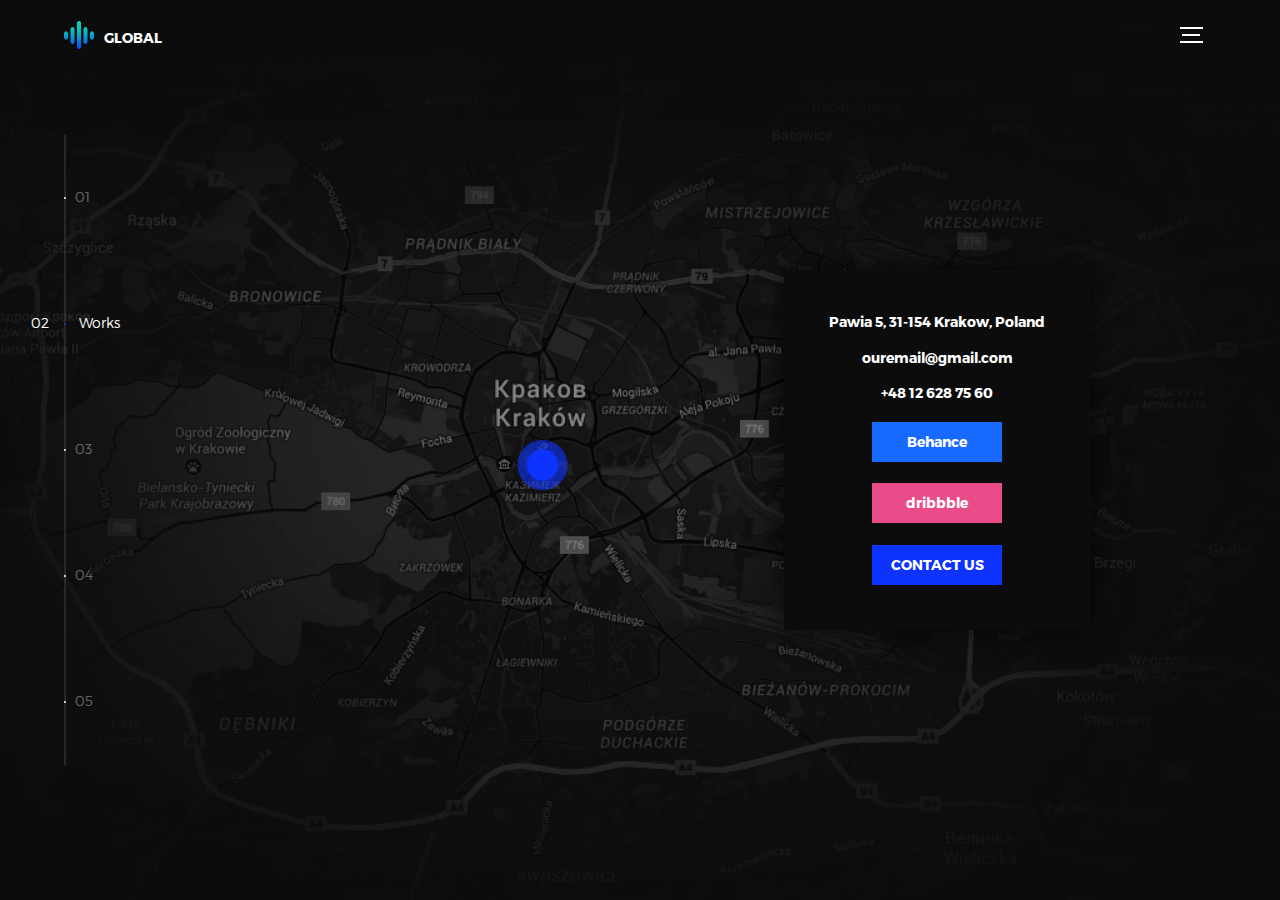
<file: updated/index.html>
<!DOCTYPE html>
<html lang="en" dir="ltr">
  <head>
    <meta charset="utf-8">
    <title>Glboal</title>
    <link rel="stylesheet" href="css/fonts.css">
    <link rel="stylesheet" href="css/reset.css">
    <!-- <link rel="stylesheet" href="css/main.css"> -->
    <link rel="stylesheet" href="css/style.css">
  </head>
  <body>
    <div class="wrapper">
      <div class="size-err">
        <a href="#" class="logo">
          <img src="img/logo.png" alt="">
          <h3>global</h3>
        </a>
        <p>Global has so much to offer that we must request you orient your device to portrait or find a larger screen. You won't be disappointed.</p>
      </div>
      <input id="outer-c" type="checkbox" name="" value="">
      <div class="container">
        <header class="header">
          <a href="#" class="logo">
            <img src="img/logo.png" alt="">
            <h3>global</h3>
          </a>
          <button type="button" name="button" class="btn btn-primary">hire us</button>
          <div class="secondary-nav">
            <label for="outer-c"></label>
            <span></span>
          </div>
        </header>
        <nav class="primary-nav">
          <ul>
            <li class=""><p>Home</p></li>
            <li class="active"><p>Works</p></li>
            <li><p>About</p></li>
            <li><p>Contact</p></li>
            <li><p>Hire us</p></li>
          </ul>
        </nav>
        <ul class="main-container">
          <li class="main-content">
              <section class="main-upper">
                <div class="main-text">
                  <h1>Your next<br>interactive<br>experience</h1>
                  <button type="button" name="button" class="btn btn-primary">hire us</button>
                </div>
                <img src="img/introduction-visual.png" alt="">
              </section>
              <section class="main-down">
                <a href="#">
                  <h3>metiew & smith</h3>
                  <p>Lorem ipsum dolor sit amet, consectetur adipisicing elit sed do.</p>
                </a>
                <a href="#">
                  <h3>fantasy interactive</h3>
                  <p>Lorem ipsum dolor sit amet, consectetur adipisicing elit sed do.</p>
                </a>
                <a href="#">
                  <h3>paul & shark</h3>
                  <p>Lorem ipsum dolor sit amet, consectetur adipisicing elit sed do.</p>
                </a>
              </section>
          </li>
          <li class="main-content">
            <section class="main-work">
              <article class="main-work-1">
                <a href="#"><div class=""></div></a>
                  <a href="#"><h3>victory</h3></a>
                  <p>Lorem ipsum dolor sit amet, consectetur adipisicing elit sed do.</p>
              </article>
              <article class="main-work-2 wactive">
                <h2>Selected Work</h2>
                <a href="#"><div class=""></div></a>
                  <a href="#"><h3>metiew & smith</h3></a>
                  <a href="#"><p>Lorem ipsum dolor sit amet, consectetur adipisicing elit sed do.</p></a>
              </article>
              <article class="main-work-3">
                <a href="#"><div class=""></div></a>
                  <a href="#"><h3>alex nowak</h3></a>
                  <p>Lorem ipsum dolor sit amet, consectetur adipisicing elit sed do.</p>
              </article>
            </section>
          </li>
          <li class="main-content">
            <section class="main-about">
              <div class="about-upper">
                <div class="about-text">
                  <h1>We<br>believe in<br>passionate<br>people</h1>
                  <a href="#" class="career-btn">career</a>
                </div>
                <img src="img/about-visual.png" alt="">
              </div>
              <div class="about-menu">
                <a href="#" class="about-it about-it-1">
                  <h3>winners</h3>
                </a>
                <a href="#" class="about-it about-it-2">
                  <h3>philosophy</h3>
                </a>
                <a href="#" class="about-it about-it-3">
                  <h3>history</h3>
                </a>
              </div>
            </section>
          </li>
          <li class="main-content">
            <section class="main-contact">
              <div class="inner-contact">
                <p>Pawia 5, 31-154 Krakow, Poland</p>
                <a href="mailto:ouremail@gmail.com?subject=feedback">ouremail@gmail.com</a>
                <a href="tel:+148126287560">+48 12 628 75 60</a>
                <a href="#" class="btn btn-behance">Behance</a>
                <a href="#" class="btn btn-dribble">dribbble</a>
                <a href="#" class="btn btn-primary">contact us</a>
              </div>
            </section>
          </li>
          <li class="main-content">
            <section class="main-hireus">
              <h2>You want us to do</h2>
              <div class="hire-task hire-task-1">
                <input id="btn-app" type="checkbox" name="" value="">
                <input id="btn-graphic" type="checkbox" name="" value="">
                <input id="btn-motion" type="checkbox" name="" value="">
                <a href="#" class="btn btn-app-design">
                  <label for="btn-app"></label>
                  <svg version="1.1" id="Layer_1" xmlns="http://www.w3.org/2000/svg" xmlns:xlink="http://www.w3.org/1999/xlink" x="0px" y="0px" viewBox="0 0 150 111" style="enable-background:new 0 0 150 111;" xml:space="preserve">
                    <g transform="translate(0.000000,111.000000) scale(0.100000,-0.100000)">
                      <path d="M950,705L555,310L360,505C253,612,160,700,155,700c-6,0-44-34-85-75l-75-75l278-278L550-5l475,475c261,261,475,480,475,485c0,13-132,145-145,145C1349,1100,1167,922,950,705z"></path>
                    </g>
                  </svg><!--
                  --><span>App Design</span>
                </a>
                <a href="#" class="btn btn-graphic-design"><label for="btn-graphic"></label>
                  <svg version="1.1" id="Layer_1" xmlns="http://www.w3.org/2000/svg" xmlns:xlink="http://www.w3.org/1999/xlink" x="0px" y="0px" viewBox="0 0 150 111" style="enable-background:new 0 0 150 111;" xml:space="preserve">
                    <g transform="translate(0.000000,111.000000) scale(0.100000,-0.100000)">
                      <path d="M950,705L555,310L360,505C253,612,160,700,155,700c-6,0-44-34-85-75l-75-75l278-278L550-5l475,475c261,261,475,480,475,485c0,13-132,145-145,145C1349,1100,1167,922,950,705z"></path>
                    </g>
                  </svg><!--
                  --><span>Graphic Design</span>
                </a>
                <a href="#" class="btn btn-motion-design"><label for="btn-motion"></label>
                  <svg version="1.1" id="Layer_1" xmlns="http://www.w3.org/2000/svg" xmlns:xlink="http://www.w3.org/1999/xlink" x="0px" y="0px" viewBox="0 0 150 111" style="enable-background:new 0 0 150 111;" xml:space="preserve">
                    <g transform="translate(0.000000,111.000000) scale(0.100000,-0.100000)">
                      <path d="M950,705L555,310L360,505C253,612,160,700,155,700c-6,0-44-34-85-75l-75-75l278-278L550-5l475,475c261,261,475,480,475,485c0,13-132,145-145,145C1349,1100,1167,922,950,705z"></path>
                    </g>
                  </svg><!--
                  --><span>Motion Design</span>
                  </a>
              </div>
              <div class="hire-task hire-task-2">
                <input id="btn-ux" type="checkbox" name="" value="">
                <input id="btn-web" type="checkbox" name="" value="">
                <a href="#" class="btn btn-ux-design"><label for="btn-ux"></label>
                  <svg version="1.1" id="Layer_1" xmlns="http://www.w3.org/2000/svg" xmlns:xlink="http://www.w3.org/1999/xlink" x="0px" y="0px" viewBox="0 0 150 111" style="enable-background:new 0 0 150 111;" xml:space="preserve">
                    <g transform="translate(0.000000,111.000000) scale(0.100000,-0.100000)">
                      <path d="M950,705L555,310L360,505C253,612,160,700,155,700c-6,0-44-34-85-75l-75-75l278-278L550-5l475,475c261,261,475,480,475,485c0,13-132,145-145,145C1349,1100,1167,922,950,705z"></path>
                    </g>
                  </svg>
                  <span>UX Design</span>
                  </a>
                <a href="#" class="btn btn-webdesign"><label for="btn-web"></label>
                  <svg version="1.1" id="Layer_1" xmlns="http://www.w3.org/2000/svg" xmlns:xlink="http://www.w3.org/1999/xlink" x="0px" y="0px" viewBox="0 0 150 111" style="enable-background:new 0 0 150 111;" xml:space="preserve">
                    <g transform="translate(0.000000,111.000000) scale(0.100000,-0.100000)">
                      <path d="M950,705L555,310L360,505C253,612,160,700,155,700c-6,0-44-34-85-75l-75-75l278-278L550-5l475,475c261,261,475,480,475,485c0,13-132,145-145,145C1349,1100,1167,922,950,705z"></path>
                    </g>
                  </svg><!--
                  --><span>Webdesign</span>
                </a>
              </div>
              <input id="btn-marketing" type="checkbox" name="" value="">
              <a href="#" class="btn btn-marketing">
                <label for="btn-marketing"></label>
                <svg version="1.1" id="Layer_1" xmlns="http://www.w3.org/2000/svg" xmlns:xlink="http://www.w3.org/1999/xlink" x="0px" y="0px" viewBox="0 0 150 111" style="enable-background:new 0 0 150 111;" xml:space="preserve">
                <g transform="translate(0.000000,111.000000) scale(0.100000,-0.100000)">
                  <path d="M950,705L555,310L360,505C253,612,160,700,155,700c-6,0-44-34-85-75l-75-75l278-278L550-5l475,475c261,261,475,480,475,485c0,13-132,145-145,145C1349,1100,1167,922,950,705z"></path>
                </g>
              </svg><!--
              --><span>Marketing</span>
              </a>
              <div class="hire-info">
                <div class="hire-it hire-it-1">
                  <input type="text" name="name" value="" placeholder="">
                  <p>Name</p>
                </div>
                <div class="hire-it hire-it-2">
                  <input type="text" name="emailo" value="" placeholder="">
                  <p>Email</p>
                </div>
              </div>
              <a href="#" class="btn btn-primary">send request</a>
            </section>
          </li>
        </ul>
      </div>
      <ul class="outer-nav is-vis">
        <li class="is-vis">Home</li>
        <li class="is-vis">Works</li>
        <li class="is-vis">About</li>
        <li class="is-vis">Contact</li>
        <li class="is-vis is-active">Hire us</li>
      </ul>
    </div>
  </body>
</html>
</file>
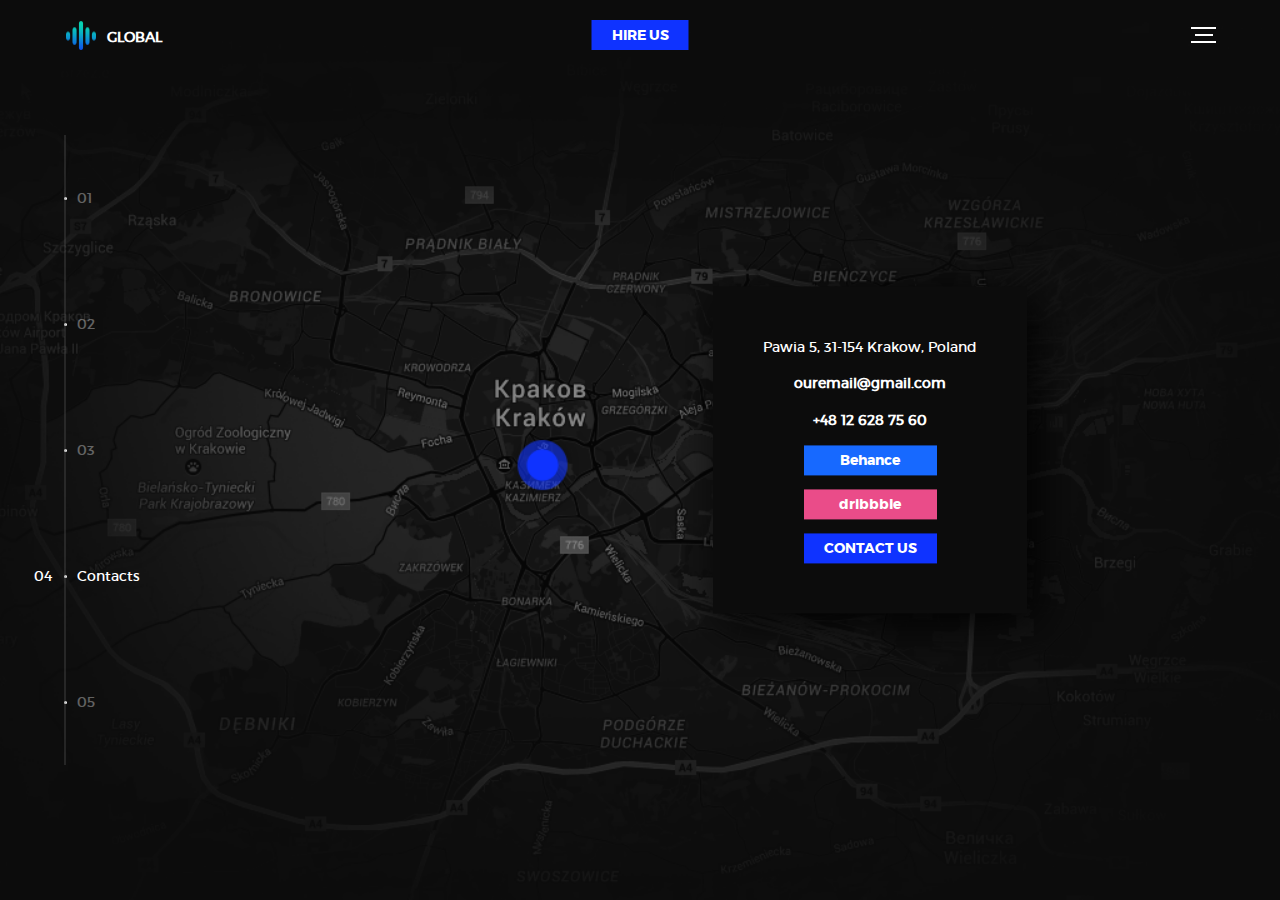
<file: contacts.html>
<!DOCTYPE html>
<html lang="en" dir="ltr">
  <head>
    <meta charset="utf-8">
    <title>Global</title>
    <link rel="stylesheet" href="reset.css">
    <link rel="stylesheet" href="fonts.css">
    <link rel="stylesheet" href="contacts.css">
  </head>
  <body>
    <div class="wrapper">
      <header class="header">
        <div class="logo">
          <img src="img/logo.png" alt=""><!--
          --><h3>global</h3>
        </div>
        <a href="#" class="btn btn-primary">hire us</a>
        <nav class="secondary-nav">
          <input id="secondary-nav-inp" type="checkbox" name="" value="" hidden>
          <div class="secondary-nav-logo">
            <label for="secondary-nav-inp"></label>
            <p></p>
          </div>
          <ul>
            <li>Home</li>
            <li>Works</li>
            <li>About Us</li>
            <li>Contacts</li>
            <li>Hire Us</li>
          </ul>
        </nav>
      </header>
      <nav class="primary-nav">
        <ul>
          <li><p class="nav-it-1"></p><p class="nav-it-2"></p><p class="nav-it-3">01</p></li>
          <li><p class="nav-it-1"></p><p class="nav-it-2"></p><p class="nav-it-3">02</p></li>
          <li><p class="nav-it-1"></p><p class="nav-it-2"></p><p class="nav-it-3">03</p></li>
          <li class="active"><p class="nav-it-1"></p><p class="nav-it-2"></p><p class="nav-it-3">Contacts</p></li>
          <li><p class="nav-it-1"></p><p class="nav-it-2"></p><p class="nav-it-3">05</p></li>
        </ul>
      </nav>
      <section class="main-container">
        <form class="contacts-get" action="index.html" method="post">
          <p>Pawia 5, 31-154 Krakow, Poland</p>
          <a href="#">ouremail@gmail.com</a>
          <fieldset>
            <a href="mailto:joe@example.com?subject=feedback">+48 12 628 75 60</a>
            <a href="#" class="btn btn-1">Behance</a>
            <a href="#" class="btn btn-2">dribbble</a>
            <a href="#" class="btn btn-primary">contact us</a>
          </fieldset>
        </form>
      </section>
    </div>
  </body>
</html>
</file>
<file: updated/css/fonts.css>
@font-face{font-family:'Montserrat';src:url("fonts/Montserrat-Black.eot");src:local("☺"),url("fonts/Montserrat-Black.woff") format("woff"),url("fonts/Montserrat-Black.ttf") format("truetype"),url("fonts/Montserrat-Black.svg") format("svg");font-weight:900;font-style:normal}@font-face{font-family:'Montserrat';src:url("fonts/Montserrat-Bold.eot");src:local("☺"),url("fonts/Montserrat-Bold.woff") format("woff"),url("fonts/Montserrat-Bold.ttf") format("truetype"),url("fonts/Montserrat-Bold.svg") format("svg");font-weight:700;font-style:normal}@font-face{font-family:'Montserrat';src:url("fonts/Montserrat-Regular.eot");src:local("☺"),url("fonts/Montserrat-Regular.woff") format("woff"),url("fonts/Montserrat-Regular.ttf") format("truetype"),url("fonts/Montserrat-Regular.svg") format("svg");font-weight:400;font-style:normal}@font-face{font-family:'Montserrat';src:url("fonts/Montserrat-Light.eot");src:local("☺"),url("fonts/Montserrat-Light.woff") format("woff"),url("fonts/Montserrat-Light.ttf") format("truetype"),url("fonts/Montserrat-Light.svg") format("svg");font-weight:300;font-style:normal}
</file>
<file: updated/css/style.css>
body {
  background-color: #0c0c0c;
}

h1, h2, h3, h4, h5, h6, p, span, a, li {
  text-decoration: none;
  color: #fff;
  font-family: "Montserrat", arial, sans-serif;
}

.btn {
  font-family: "Montserrat", arial, sans-serif;
  text-transform: uppercase;
  font-size: 14px;
  font-weight: 700;
  border: 0;
  color: #fff;
}

.btn-primary {
  background-color: #0f33ff;
}

.wrapper {
  position: relative;
  height: 100vh;
  width: 100%;
  perspective: 1500px;
  overflow: hidden;
}

.size-err {
  display: none;
  flex-direction: column;
  justify-content: center;
  align-items: center;
  width: 100%;
  height: 100%;
  margin: 0 auto;
  background-color: #0c0c0c;
  position: fixed;
  z-index: 12;
}

.size-err p {
  margin-top: 30px;
  line-height: 1.6;
  text-align: center;
  font-size: 14px;
  font-weight: 700;
  max-width: 70%;
}

@media (max-width: 767px) {
  .size-err {
    display: flex;
  }
}

.container {
  width: 1440px;
  max-width: 90%;
  height: 100%;
  margin: 0 auto;
  position: relative;
  transition: transform .4s;
}

.header {
  display: flex;
  align-items: center;
  justify-content: space-between;
  position: absolute;
  top: 0;
  left: 0;
  height: 70px;
  width: 100%;
  z-index: 1;
}

.logo {
  display: flex;
  align-items: center;
  text-decoration: none;
}

.logo h3 {
  font: small-caps 700 20px "Montserrat", arial, sans-serif;
  margin-left: 10px;
}

.header .btn-primary {
  padding: 0 20px;
  line-height: 30px;
  position: absolute;
  left: 50%;
  top: 50%;
  transform: translate(-50%, -50%);
  visibility: hidden;
}

.secondary-nav {
  width: 50px;
  height: 50px;
  display: flex;
  flex-direction: column;
  align-items: center;
  justify-content: center;
  cursor: pointer;
  position: relative;
}

.secondary-nav:hover {
  transition: background-color .2s;
  background-color: #323232;
}

.secondary-nav span, .secondary-nav::before, .secondary-nav::after {
  content: "";
  width: 23px;
  height: 2px;
  background-color: #fff;
}

.secondary-nav::before {
  position: relative;
  bottom: 5px;
}

.secondary-nav span {
  width: 18px;
}

.secondary-nav::after {
  position: relative;
  top: 5px;
}

/* ---------------------------PRIMARY NAVIGATION---------------------------------- */

.primary-nav {
  position: absolute;
  width: 100px;
  left: 0;
  top: 0;
  bottom: 0;
  z-index: 1;
}

.primary-nav::before {
  content: "";
  position: absolute;
  height: 70%;
  top: 50%;
  transform: translateY(-50%);
  background-color: #555;
  width: 2px;
  max-height: 750px;
  opacity: .35;
}

.primary-nav ul {
  list-style-position: inside;
  display: flex;
  font-size: 6px;
  flex-direction: column;
  justify-content: space-around;
  align-items: flex-start;
  position: relative;
  left: 0;
  top: 50%;
  height: 70%;
  transform: translateY(-50%);
  max-height: 750px;
}

.primary-nav ul li {
  position: relative;
  list-style: disc inside;
  width: 100%;
}

.primary-nav ul li:first-child::before {
  content: "01";
}

.primary-nav ul li:nth-child(2)::before {
  content: "02";
}

.primary-nav ul li:nth-child(3)::before {
  content: "03";
}

.primary-nav ul li:nth-child(4)::before {
  content: "04";
}

.primary-nav ul li:last-child::before {
  content: "05";
}

.primary-nav ul li p {
  font-size: 14px;
  position: absolute;
  top: -5px;
  left: 15px;
  visibility: hidden;
  font-weight: 100;
}

.primary-nav ul li.active {
  color: #0f33ff;
}

.primary-nav ul li.active p {
  visibility: visible;
}

.primary-nav ul li::before {
  color: #fff;
  position: absolute;
  font-size: 14px;
  left: 11px;
  top: -5px;
  font-weight: 100;
  opacity: .35;
}

.primary-nav ul li.active::before {
  left: -33px;
  opacity: 1;
}

@media (max-width: 1180px) {
  .primary-nav {
    display: none;
  }
}

/* ----------------------------Main Container------------------------ */

.main-container {
  width: 100%;
  height: 100%;
  position: relative;
  top: 0;
  left: 0;
}

.main-content {
  width: 900px;
  max-width: 75%;
  margin: 0 auto;
  display: flex;
  flex-direction: column;
  justify-content: center;
  align-items: center;
  position: relative;
  height: 100%;
}

@media (max-width: 1180px) {
  .main-content {
    max-width: 100%;
  }
}

/* --------------HOMEPAGE------------- */

.main-upper {
  display: flex;
  width: 100%;
  position: relative;
  height: 475px;
}

.main-upper::before {
  content: "";
  position: absolute;
  bottom: 20px;
  left: -15px;
  right: 0;
  height: 2px;
  background-color: #282828;
}

.main-upper::after {
  content: "";
  background-color: #0f33ff;
  position: absolute;
  bottom: 18px;
  height: 4px;
  left: 0;
  width: 30px;
  z-index: 1;
}

.main-upper img {
  position: absolute;
  bottom: 21px;
  right: -12px;
}

.main-text {
  position: relative;
  left: 0;
  width: 100%;
}

.main-text h1 {
  font-size: 68px;
  font-weight: 900;
  line-height: 1;
  margin: 0.68em 0;
  position: relative;
  z-index: 1;
}

.main-text .btn-primary {
  margin-top: 45px;
  position: relative;
  width: 110px;
  height: 30px;
  background-color: transparent;
  padding: 0;
  display: flex;
  align-items: center;
  justify-content: center;
}

.main-text .btn-primary:after {
  content: "";
  position: relative;
  width: 20px;
  height: 20px;
  background: url("../img/ic_arrow.png") right no-repeat;
  background-size: 18px;
  margin-left: 5px;
}

.main-text .btn-primary::before {
  content: "";
  position: absolute;
  top: 0;
  bottom: 0;
  right: 0;
  width: 75%;
  background-color: #0f33ff;
  z-index: -1;
  transition: width .2s;
}

.main-text .btn-primary:hover::before{
  width: 100%;
}

.main-down {
  display: flex;
  justify-content: space-between;
  width: 100%;
  position: relative;
}

.main-down a {
  width: 250px;
}

.main-down a:hover * {
  color: #fff;
}

.main-down h3 {
  text-transform: uppercase;
  color: #282828;
  line-height: 1.6;
  font-size: 16px;
  margin: 16px 0;
  font-weight: 700;
  transition: color .2s;
}

.main-down a p {
  color: #282828;
  text-transform: none;
  font-size: 14px;
  margin-top: 16px;
  line-height: 1.6;
  transition: color .2s;
}

@media (max-width: 900px) {
  .main-upper {
    height: 380px;
  }

  .main-upper h1 {
    font-size: 55px;
  }

  .main-upper img {
    width: 430px;
  }

  .main-down a {
    margin-right: 30px;
  }

  .main-down a:last-child {
    margin-right: 0;
  }
}

@media (max-width: 767px) {
  .main-upper {
    height: 305px;
  }

  .main-upper h1 {
    font-size: 44px;
  }

  .main-upper img {
    width: 330px;
  }

  .main-down {
    display: block;
  }

  .main-down a {
    display: block;
    max-width: 100%;
    margin: 0 0 30px 0;
  }

  .main-down a:last-child {
    margin-bottom: 0;
  }
}

@media (max-width: 600px) {
  .main-upper {
    height: 360px;
  }

  .main-upper h1 {
    font-size: 55px;
  }

  .main-upper img {
    display: none;
  }
}

@media (max-width: 600px) and (max-height: 750px) {
  .main-upper {
    height: auto;
  }

  .main-upper::before, .main-upper::after {
    display: none;
  }

  .main-upper h1 {
    margin-top: 0;
  }

  .main-down {
    display: none;
  }
}

.main-content:first-child {
  display: none;
}

/* -----------------WROKSPAGE------------- */
.main-content:nth-child(2) {
  display: none;
}

.main-content {
  position: relative;
}

.main-work {
  display: flex;
  justify-content: space-around;
  width: 100%;
  align-items: center;
  flex-wrap: wrap;
  position: relative;
}

.main-work h2 {
  position: absolute;
  font-size: 30px;
  top: -80px;
  font-weight: 700;
  left: 0;
  right: 0;
}

.main-work::before {
  content: "";
  background: #323232 url("../img/ic_arrow_back.png") center no-repeat;
  width: 50px;
  height: 50px;
  position: absolute;
  left: -50px;
  border-radius: 50%;
  cursor: pointer;
}

.main-work::after {
  content: "";
  background: #323232 url("../img/ic_arrow.png") center no-repeat;
  width: 50px;
  height: 50px;
  position: absolute;
  right: -50px;
  border-radius: 50%;
  cursor: pointer;
}

.main-work article {
  text-align: center;
}

.main-work div {
  border-radius: 50%;
  width: 100%;
  height: 100%;
}

.main-work .main-work-1 div {
  background: url("../img/work-victory.jpg") no-repeat;
  background-size: cover;
  background-position: top;
}

.main-work .main-work-2 div {
  background: url("../img/work-metiew-smith.jpg") center no-repeat;
  background-size: cover;
}

.main-work .main-work-3 div {
  background: url("../img/work-alex-nowak.jpg") no-repeat;
  background-size: cover;
  background-position: top;
}

.main-work .main-work-1, .main-work .main-work-3 {
  width: 150px;
  height: 150px;
}

.main-work .main-work-2 {
  width: 300px;
  height: 300px;
  position: relative;
}

.main-work .wactive h3 {
  font-size: 16px;
  line-height: 1.6;
  text-transform: uppercase;
  margin-top: 25px;
  margin-bottom: 16px;
  font-weight: 700;
  color: #fff;
}

.main-work .main-work-1 p, .main-work .main-work-3 p {
  display: none;
}

.main-work .wactive p {
  line-height: 1.6;
  font-size: 14px;
}


.main-work h3 {
  text-transform: uppercase;
  font-size: 12px;
  font-weight: 700;
  color: #858585;
  margin-top: 10px;
}


/* --------------------ABOUTPAGE--------------------- */

.main-content:nth-child(3) {
  display: none;
}

.main-about {
  display: flex;
  flex-direction: column;
  justify-content: center;
  height: 100%;
  width: 100%;
  position: relative;
}

.about-upper {
  display: flex;
  justify-content: space-between;
  width: 100%;
  position: relative;
  height: 475px;
}

.about-text {
  position: relative;
}

.about-text::after {
  content: "";
  border: 5px solid #0f33ff;
  border-bottom-color: transparent;
  border-right-color: transparent;
  transform: rotate(-15deg);
  position: absolute;
  top: 30px;
  right: 180px;
}

.about-text::before {
  content: "";
  position: absolute;
  width: 10px;
  height: 10px;
  background-color: #0f33ff;
  transform: rotate(45deg);
  right: -20px;
  top: 100px;
}

.about-text h1 {
  font-size: 68px;
  font-weight: 900;
  position: relative;
  margin-top: 35px;
  margin-bottom: 56.4333px;
  position: relative;
}

.about-text h1::before {
  content: "";
  position: absolute;
  width: 30px;
  height: 30px;
  top: 61px;
  right: 93px;
  border-radius: 50%;
  background-color: #0f33ff;
}

.about-text h1::after {
  content: "";
  position: absolute;
  bottom: 5px;
  right: 126px;
  background-color: #0f33ff;
  width: 10px;
  height: 10px;
}

.about-text .career-btn {
  display: flex;
  font-size: 14px;
  text-transform: uppercase;
  font-weight: 700;
  align-items: center;
  line-height: 1.6;
}

.about-text .career-btn::after {
  content: "";
  background: url("../img/ic_arrow.png") center no-repeat;
  height: 14px;
  width: 17px;
  background-size: cover;
  margin-left: 5px;
  transition: margin .2s;
}

.about-text .career-btn:hover::after {
  margin-left: 10px;
}

.main-about img {
  position: absolute;
  top: -66px;
  right: -12px;
}

.about-menu {
  display: flex;
}

.about-it {
  width: 150px;
  height: 75px;
  border: 10px solid #0f33ff;
  position: relative;
  margin-right: 45px;
  background-size: cover;
  background-position: center;
}

.about-it-1 {
  background-image: url("../img/about-winners.jpg");
}

.about-it-2 {
  background-image: url("../img/about-philosophy.jpg");
}

.about-it-3 {
  background-image: url("../img/about-history.jpg");
}

.about-it h3 {
  position: absolute;
  margin: 16px 0;
  bottom: -38px;
  left: 10px;
  font-size: 16px;
  line-height: 1.6;
  text-transform: uppercase;
  font-weight: 700;
  transition: bottom .2s;
}

.about-it:hover h3 {
  bottom: -50px;
}

/* ----------------Сontacts Page------------------ */

.main-content:nth-child(4) {

  position: fixed;
  width: 100%;
  height: 100%;
  left: 0;
  top: 0;
  max-width: 100%;
  background: url("../img/contact-visual.png") center no-repeat;
  background-size: cover;
}

.main-contact {
  width: 900px;
  max-width: 75%;
  margin: 0 auto;
  display: flex;
  justify-content: flex-end;
}

.inner-contact {
  display: flex;
  flex-direction: column;
  text-align: center;
  align-items: center;
  justify-content: space-between;
  position: relative;
  height: 270px;
  padding: 45px;
  background-color: #0c0c0c;
  box-shadow: 0 0 30px 0 rgba(0, 0, 0, 0.75);
}

.inner-contact p {
  font-size: 14px;
  font-weight: 700;
}

.inner-contact a {
  font-size: 14px;
  font-weight: 700;
}

.inner-contact .btn {
  width: 130px;
}

.btn-behance {
  line-height: 40px;
  background-color: #1769ff;
  text-transform: none;
}

.btn-dribble {
  line-height: 40px;
  background-color: #ea4c89;
  text-transform: none;
}

.inner-contact .btn-primary {
  line-height: 40px;
}

/* --------------------HireUs Page---------------- */

.main-hireus {
  display: flex;
  flex-direction: column;
  text-align: center;
  justify-content: center;
  align-items: center;
}

.hire-task {
  display: flex;
}

.main-hireus h2 {
  font-size: 30px;
  margin-bottom: 40px;
  font-weight: 700;
}

.main-hireus .btn {
  width: 200px;
  height: 50px;
  border: 2px solid #fff;
  line-height: 50px;
  position: relative;
  transition: background-color .4s, border-color .4s;
  margin: 20px;
  text-transform: none;
  font-size: 16px;
}

.btn span {
  transition: left .4s;
}

.main-hireus .btn label {
  position: absolute;
  left: -2px;
  right: -2px;
  top: -2px;
  bottom: -2px;
  cursor: pointer;
}

.main-hireus .btn svg {
  width: 0;
  fill: #fff;
  transition: width .2s ease-in-out;
  position: relative;
  left: -5px;
  vertical-align: middle;
}

.main-hireus input[type="checkbox"] {
  display: none;
}

.hire-info {
  display: flex;
  justify-content: center;
}

.hire-it {
  width: 315px;
  height: 40px;
  position: relative;
  margin: 20px;
  border-bottom: 1px solid #fff;
  padding: 5px 0;
}

.hire-it p {
  font-size: 30px;
  position: absolute;
  left: 0;
  top: 15px;
  font-weight: 100;
  z-index: -1;
  transition: top .2s, font-size .2s;
}

.hire-it input[type="text"] {
  border: 0;
  background-color: transparent;
  color: #fff;
  height: 40px;
  width: 100%;
  left: 0;
  top: 0;
  font-size: 40px;
}

.hire-it input[type="text"]:focus ~ p {
  top: -12px;
  font-size: 14px;
}

.main-hireus .btn-primary {
  width: 400px;
  border: 0;
  text-transform: uppercase;
}

#btn-app:checked ~ .btn-app-design svg {
  width: 15px;
  display: inline-block;
}

#btn-app:checked ~ .btn-app-design span {
  left: 0;
}

#btn-app:checked ~ .btn-app-design {
  background-color: #0f33ff;
  border-color: #0f33ff;
}

#btn-graphic:checked ~ .btn-graphic-design svg {
  width: 15px;
  display: inline-block;
}

#btn-graphic:checked ~ .btn-graphic-design span {
  left: 0;
}

#btn-graphic:checked ~ .btn-graphic-design {
  background-color: #0f33ff;
  border-color: #0f33ff;
}

#btn-motion:checked ~ .btn-motion-design svg {
  display: inline-block;
  width: 15px;
}

#btn-motion:checked ~ .btn-motion-design span {
  left: 0;
}

#btn-motion:checked ~ .btn-motion-design {
  background-color: #0f33ff;
  border-color: #0f33ff;
}

#btn-ux:checked ~ .btn-ux-design svg {
  display: inline-block;
  width: 15px;
}

#btn-ux:checked ~ .btn-ux-design span {
  left: 0;
}

#btn-ux:checked ~ .btn-ux-design {
  background-color: #0f33ff;
  border-color: #0f33ff;
}

#btn-web:checked ~ .btn-webdesign svg {
  display: inline-block;
  width: 15px;
}

#btn-web:checked ~ .btn-webdesign span {
  left: 0;
}

#btn-web:checked ~ .btn-webdesign {
  background-color: #0f33ff;
  border-color: #0f33ff;
}

#btn-marketing:checked ~ .btn-marketing svg {
  display: inline-block;
  width: 15px;
}

#btn-marketing:checked ~ .btn-marketing span {
  left: 0;
}

#btn-marketing:checked ~ .btn-marketing {
  background-color: #0f33ff;
  border-color: #0f33ff;
}

.main-container .main-content:last-child {
  display: none;
}


/* ----------------Outer Navigation---------------- */

.outer-nav {
  position: absolute;
  top: 50%;
  left: 55%;
  transform: translateY(-50%);
  line-height: 88px;
  text-align: center;
  z-index: -1;
}

li.is-vis {
  visibility: hidden;
  opacity: 0;
  transform: translatex(50%) translateZ(-1000px);
  transition: transform .4s, opacity .2s, visibility .4s;
}

.outer-nav li:nth-child(2) {
  transition-delay: .04s;
}

.outer-nav li:nth-child(3) {
  transition-delay: .08s;
}

.outer-nav li:nth-child(4) {
  transition-delay: .12s;
}

.outer-nav li:last-child {
  transition-delay: .16s;
}

.outer-nav .is-vis {
  font-size: 55px;
  font-weight: 900;
}

#outer-c {
  display: none;
}

.secondary-nav label {
  position: absolute;
  cursor: pointer;
  left: 0;
  right: 0;
  top: 0;
  bottom: 0;
}

#outer-c:checked ~ .container {
  transform: translateZ(-1800px) translateX(-50%) rotateY(45deg);
  outline: 30px solid #0f33ff;
}

#outer-c:checked ~ .is-vis .is-vis {
  visibility: visible;
  cursor: pointer;
  transform: translatex(0) translatez(0);
  opacity: 1;
}

.is-vis .is-active {
  position: relative;
}

.is-vis .is-active::before {
  content: "";
  position: absolute;
  height: 15px;
  background-color: #0f33ff;
  top: 50%;
  transform: translate(0%, -25%);
  left: -10px;
  right: -10px;
}
</file>
<file: fonts.css>
﻿@font-face {
    font-family: 'montserratblack';
    src: url('css/fonts1/montserrat-black-webfont.woff2') format('woff2'),
         url('css/fonts1/montserrat-black-webfont.woff') format('woff');
    font-weight: normal;
    font-style: normal;

}




@font-face {
    font-family: 'montserratbold';
    src: url('css/fonts1/montserrat-bold-webfont.woff2') format('woff2'),
         url('css/fonts1/montserrat-bold-webfont.woff') format('woff');
    font-weight: normal;
    font-style: normal;

}




@font-face {
    font-family: 'montserratlight';
    src: url('fonts1/montserrat-light-webfont.woff2') format('woff2'),
         url('fonts1/montserrat-light-webfont.woff') format('woff');
    font-weight: normal;
    font-style: normal;

}




@font-face {
    font-family: 'montserrat';
    src: url('css/fonts1/montserrat-regular-webfont.woff2') format('woff2'),
         url('css/fonts1/montserrat-regular-webfont.woff') format('woff');
    font-weight: normal;
    font-style: normal;

}
</file>
<file: contacts.css>
/* -------Initial Styles------- */

body {
  background-color: #0c0c0c;
  font-size: 14px;
  line-height: 1.6;
  background: url(img/contact-visual.png) center no-repeat;
  background-size: cover;
}

.wrapper {
  width: 1440px;
  max-width: 90%;
  margin: 0 auto;
  height: 100vh;
  position: relative;
}

/* ---------Buttons--------- */
.btn {
  text-decoration: none;
  font: 14px "montserratbold", arial, sans-serif;
}

.btn-primary {
  text-transform: uppercase;
  background-color: #0f33ff;
  padding: 0 20px;
  line-height: 30px;
}

/* ----------Fonts------------- */

h1, h2, h3, h4, h5, h6, a, p, li {
  color: #fff;
  font-family: "montserrat", arial, sans-serif;
}

/* ----------Header------------ */

.header {
  position: relative;
  height: 70px;
  display: flex;
  flex-direction: row;
  align-items: center;
  justify-content: space-between;
  z-index: 10;
}

.logo * {
  display: inline-block;
  vertical-align: middle;
}

.logo img {
  width: 33px;
  height: 33px;
}

.logo h3 {
  font: small-caps 20px "montserrat", arial, sans-serif;
  margin-left: 10px;
  font-weight: 700;
}

header a.btn {
  position: absolute;
  left: 50%;
  transform: translate(-50%, 0);
}

/* -------------Secondary Nav-------------- */
.secondary-nav-logo {
  position: relative;
  padding: 7px 0;
  width: 25px;
}

.secondary-nav-logo p {
  width: 18px;
  height: 2px;
  background-color: #fff;
  margin: 0 auto;
}

.secondary-nav-logo p::before {
  content: "";
  background-color: #fff;
  width: 100%;
  height: 2px;
  position: absolute;
  top: 0;
  left: 0;
}

.secondary-nav-logo p::after {
  content: "";
  background-color: #fff;
  width: 100%;
  height: 2px;
  position: absolute;
  bottom: 0;
  left: 0;
}

.secondary-nav ul {
  position: absolute;
  display: none;
}

/* ------------Secondary Nav Onlcick------------ */
.secondary-nav label {
  position: absolute;
  left: -2px;
  right: -2px;
  bottom: -2px;
  top: -2px;
  cursor: pointer;
}

#secondary-nav-inp:checked ~ ul {
  display: block;
}

#secondary-nav-inp {
  display: none;
}

/* -------------Primary Nav--------------- */

.primary-nav {
  height: 100%;
  position: absolute;
  top: 0;
  left: 0;
  box-sizing: border-box;
  padding: 15vh 0;
}

.primary-nav ul {
  height: 100%;
}

.primary-nav ul li p {
  display: inline-block;
  vertical-align: middle;
}

.primary-nav ul li {
  height: 20%;
}

.nav-it-1 {
  width: 2px;
  height: 100%;
  background: #555;
}

.nav-it-2 {
  width: 3px;
  height: 3px;
  border-radius: 50%;
  margin-left: -2px;
  background-color: #fff;
}

.nav-it-3 {
  padding-left: 10px;
}

.active {
  position: relative;
}

.active .nav-it-3::before {
  content: "04";
  position: absolute;
  left: -30px;
}

.main-container {
  height: 100%;
  position: absolute;
  top: 0;
  left: 0;
  right: 0;
}

.contacts-get {
  margin: 50vh 0 0 70%;
  transform: translate(-50%, -50%);
  display: inline-block;
  padding: 50px;
  text-align: center;
  background-color: #0c0c0c;
  box-shadow: #000 10px 10px 45px;
}

.contacts-get fieldset {
  display: inline-block;
}

.contacts-get a {
  display: block;
  text-decoration: none;
  font-weight: 700;
  margin-top: 14px;
}

.btn-1 {
  line-height: 30px;
  background-color: #1769ff;
}

.btn-2 {
  line-height: 30px;
  background-color: #ea4c89;
}

.nav-it-1, .nav-it-3 {
  opacity: 0.35
}

.active .nav-it-3 {
  opacity: 1;
}
</file>
